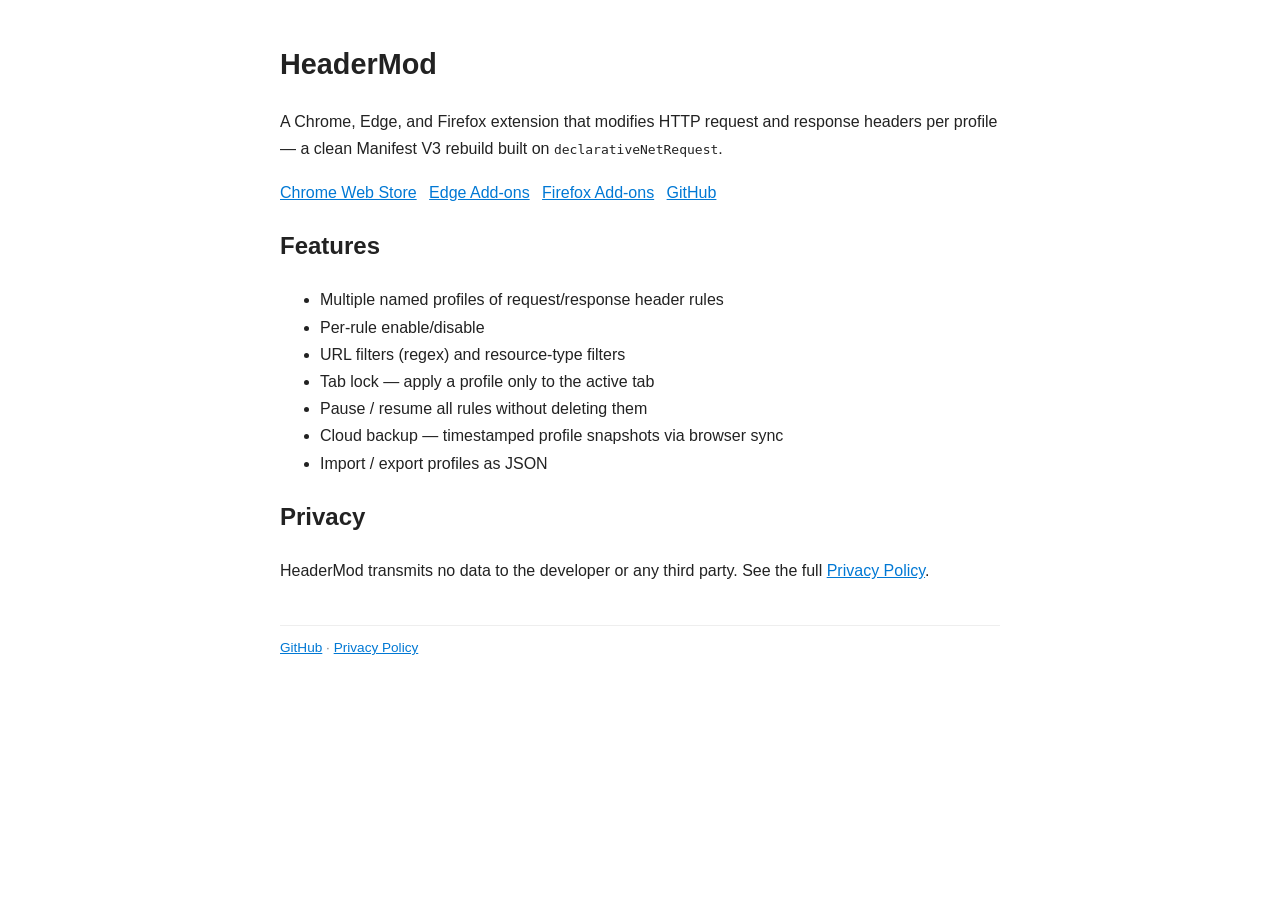
<file: docs/index.html>
<!DOCTYPE html>
<html lang="en">
<head>
  <meta charset="UTF-8">
  <meta name="viewport" content="width=device-width, initial-scale=1.0">
  <title>HeaderMod</title>
  <style>
    body { font-family: -apple-system, BlinkMacSystemFont, "Segoe UI", Roboto, sans-serif; max-width: 720px; margin: 40px auto; padding: 0 20px; color: #222; line-height: 1.7; }
    h1 { font-size: 1.8rem; }
    .badges a { margin-right: 8px; }
    footer { margin-top: 3em; color: #888; font-size: 0.85rem; border-top: 1px solid #eee; padding-top: 10px; }
    a { color: #0078d4; }
  </style>
</head>
<body>
  <h1>HeaderMod</h1>
  <p>A Chrome, Edge, and Firefox extension that modifies HTTP request and response headers per profile — a clean Manifest V3 rebuild built on <code>declarativeNetRequest</code>.</p>

  <div class="badges">
    <a href="https://chromewebstore.google.com/detail/headermod/bdhjghbopbckkcajjpgmldpnbmnhmcdk">Chrome Web Store</a>
    <a href="https://microsoftedge.microsoft.com/addons/detail/headermod/bcgbggjjicefpjejompcdmobfeopkfkg">Edge Add-ons</a>
    <a href="https://addons.mozilla.org/en-US/firefox/addon/headermod-app/">Firefox Add-ons</a>
    <a href="https://github.com/ibaciu6/headermod">GitHub</a>
  </div>

  <h2>Features</h2>
  <ul>
    <li>Multiple named profiles of request/response header rules</li>
    <li>Per-rule enable/disable</li>
    <li>URL filters (regex) and resource-type filters</li>
    <li>Tab lock — apply a profile only to the active tab</li>
    <li>Pause / resume all rules without deleting them</li>
    <li>Cloud backup — timestamped profile snapshots via browser sync</li>
    <li>Import / export profiles as JSON</li>
  </ul>

  <h2>Privacy</h2>
  <p>HeaderMod transmits no data to the developer or any third party. See the full <a href="privacy-policy.html">Privacy Policy</a>.</p>

  <footer>
    <a href="https://github.com/ibaciu6/headermod">GitHub</a> &middot;
    <a href="privacy-policy.html">Privacy Policy</a>
  </footer>
</body>
</html>
</file>
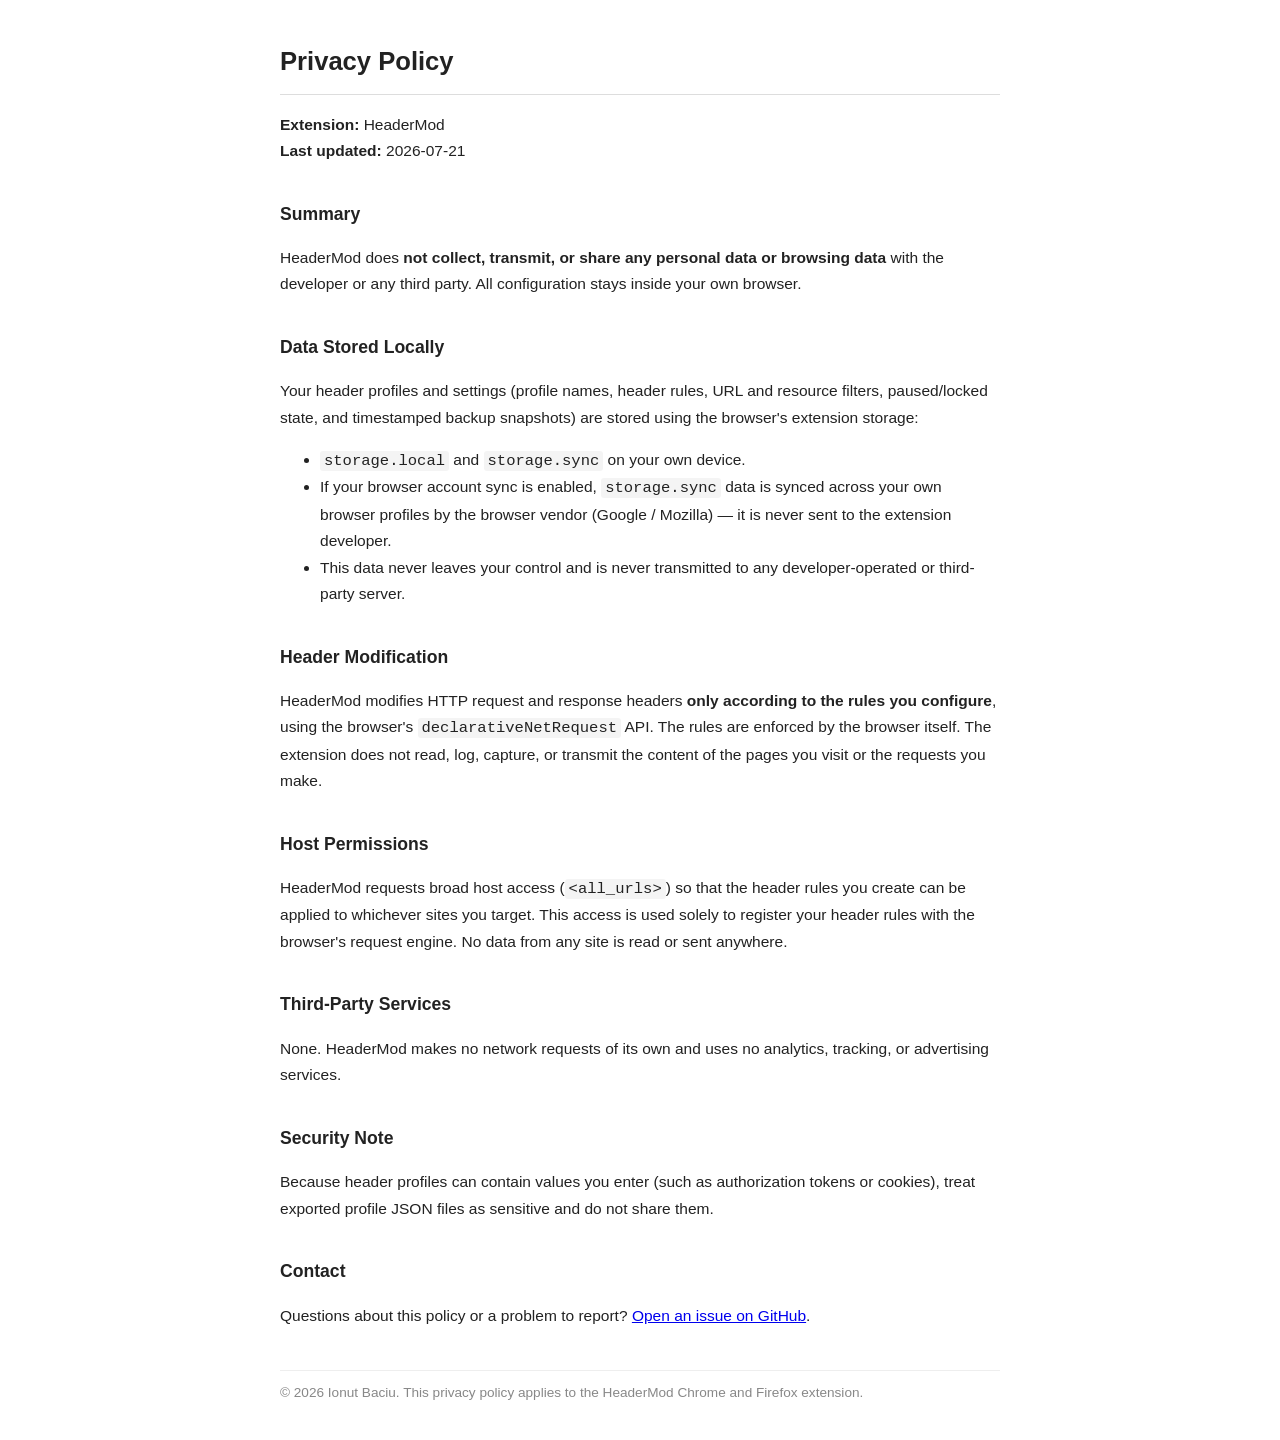
<file: docs/privacy-policy.html>
<!DOCTYPE html>
<html lang="en">
<head>
  <meta charset="UTF-8">
  <meta name="viewport" content="width=device-width, initial-scale=1.0">
  <title>Privacy Policy – HeaderMod</title>
  <style>
    body { font-family: -apple-system, BlinkMacSystemFont, "Segoe UI", Roboto, sans-serif; max-width: 720px; margin: 40px auto; padding: 0 20px; color: #222; line-height: 1.7; }
    h1 { font-size: 1.6rem; border-bottom: 1px solid #ddd; padding-bottom: 10px; }
    h2 { font-size: 1.1rem; margin-top: 2em; }
    p, li { font-size: 0.97rem; }
    code { background: #f4f4f4; padding: 1px 4px; border-radius: 3px; }
    footer { margin-top: 3em; color: #888; font-size: 0.85rem; border-top: 1px solid #eee; padding-top: 10px; }
  </style>
</head>
<body>
  <h1>Privacy Policy</h1>
  <p><strong>Extension:</strong> HeaderMod<br>
     <strong>Last updated:</strong> 2026-07-21</p>

  <h2>Summary</h2>
  <p>HeaderMod does <strong>not collect, transmit, or share any personal data or browsing data</strong> with the developer or any third party. All configuration stays inside your own browser.</p>

  <h2>Data Stored Locally</h2>
  <p>Your header profiles and settings (profile names, header rules, URL and resource filters, paused/locked state, and timestamped backup snapshots) are stored using the browser's extension storage:</p>
  <ul>
    <li><code>storage.local</code> and <code>storage.sync</code> on your own device.</li>
    <li>If your browser account sync is enabled, <code>storage.sync</code> data is synced across your own browser profiles by the browser vendor (Google / Mozilla) — it is never sent to the extension developer.</li>
    <li>This data never leaves your control and is never transmitted to any developer-operated or third-party server.</li>
  </ul>

  <h2>Header Modification</h2>
  <p>HeaderMod modifies HTTP request and response headers <strong>only according to the rules you configure</strong>, using the browser's <code>declarativeNetRequest</code> API. The rules are enforced by the browser itself. The extension does not read, log, capture, or transmit the content of the pages you visit or the requests you make.</p>

  <h2>Host Permissions</h2>
  <p>HeaderMod requests broad host access (<code>&lt;all_urls&gt;</code>) so that the header rules you create can be applied to whichever sites you target. This access is used solely to register your header rules with the browser's request engine. No data from any site is read or sent anywhere.</p>

  <h2>Third-Party Services</h2>
  <p>None. HeaderMod makes no network requests of its own and uses no analytics, tracking, or advertising services.</p>

  <h2>Security Note</h2>
  <p>Because header profiles can contain values you enter (such as authorization tokens or cookies), treat exported profile JSON files as sensitive and do not share them.</p>

  <h2>Contact</h2>
  <p>Questions about this policy or a problem to report? <a href="https://github.com/ibaciu6/headermod/issues">Open an issue on GitHub</a>.</p>

  <footer>
    &copy; 2026 Ionut Baciu. This privacy policy applies to the HeaderMod Chrome and Firefox extension.
  </footer>
</body>
</html>
</file>
